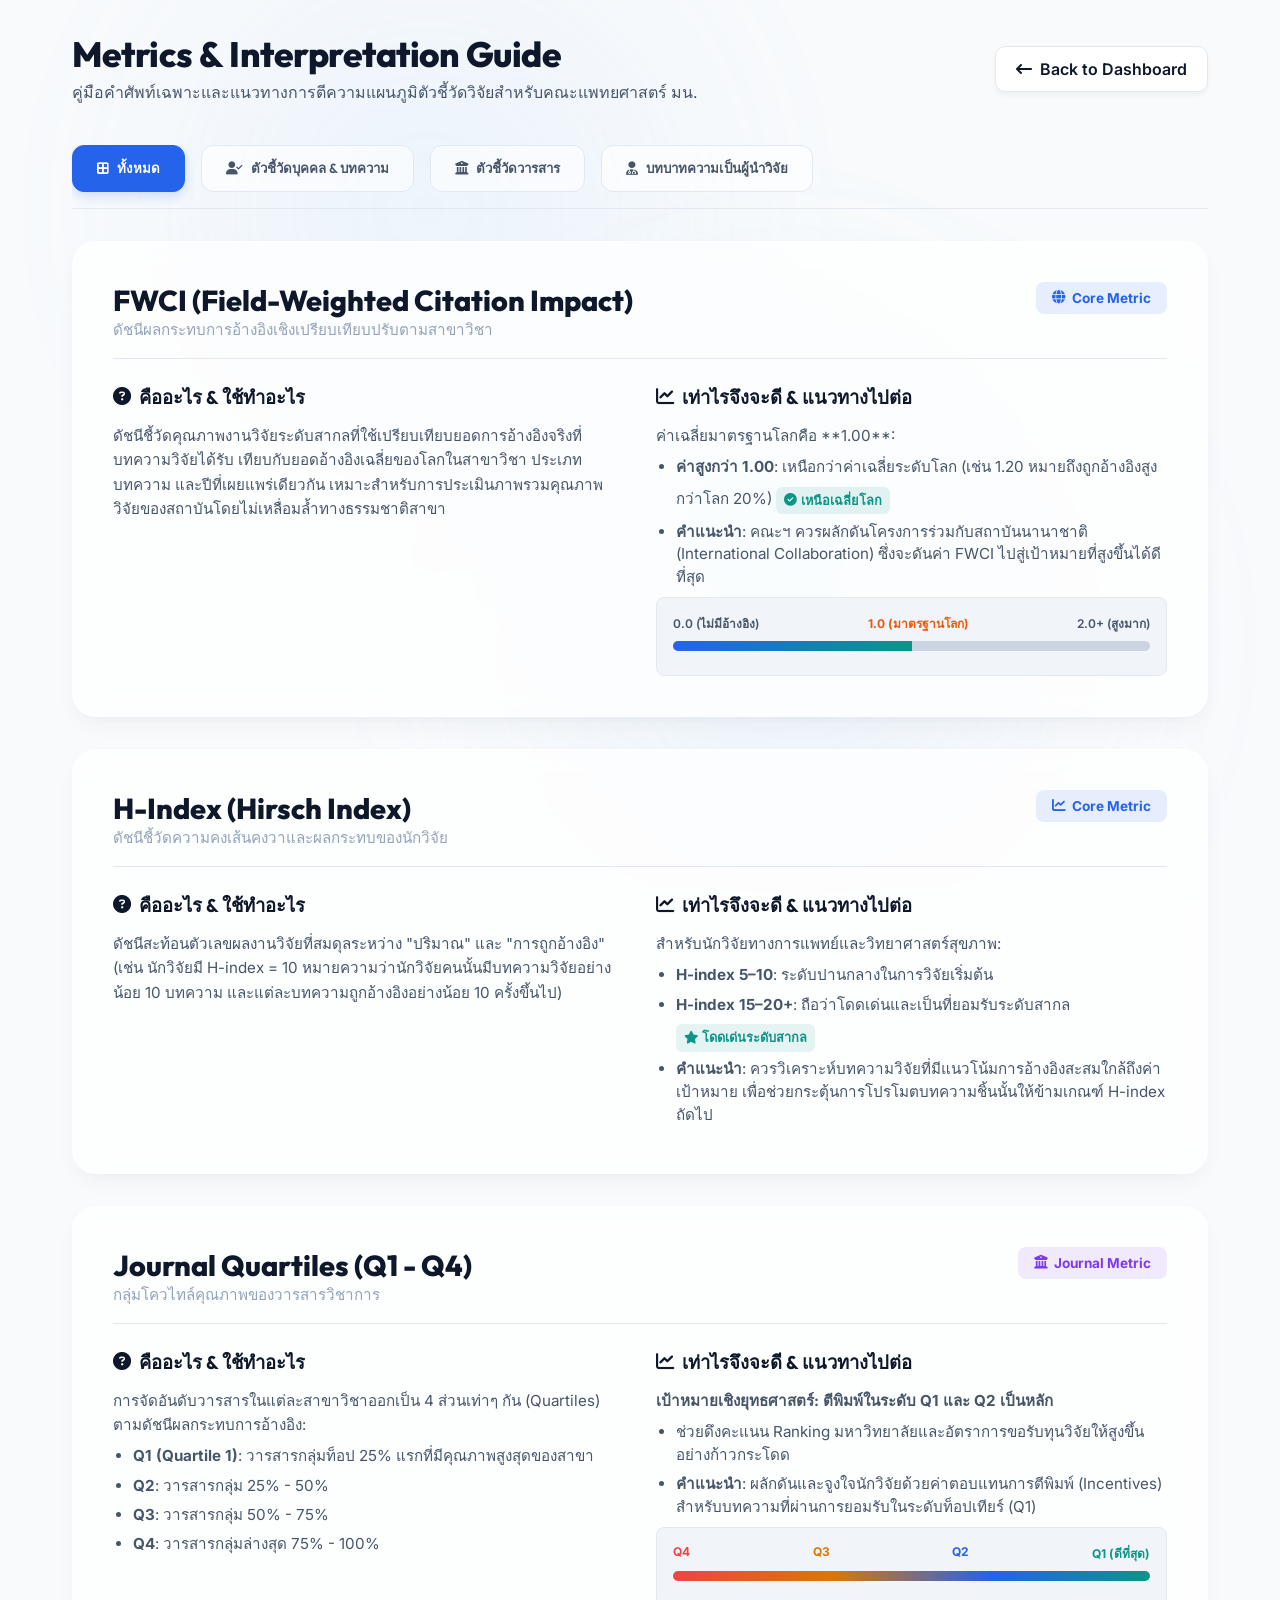
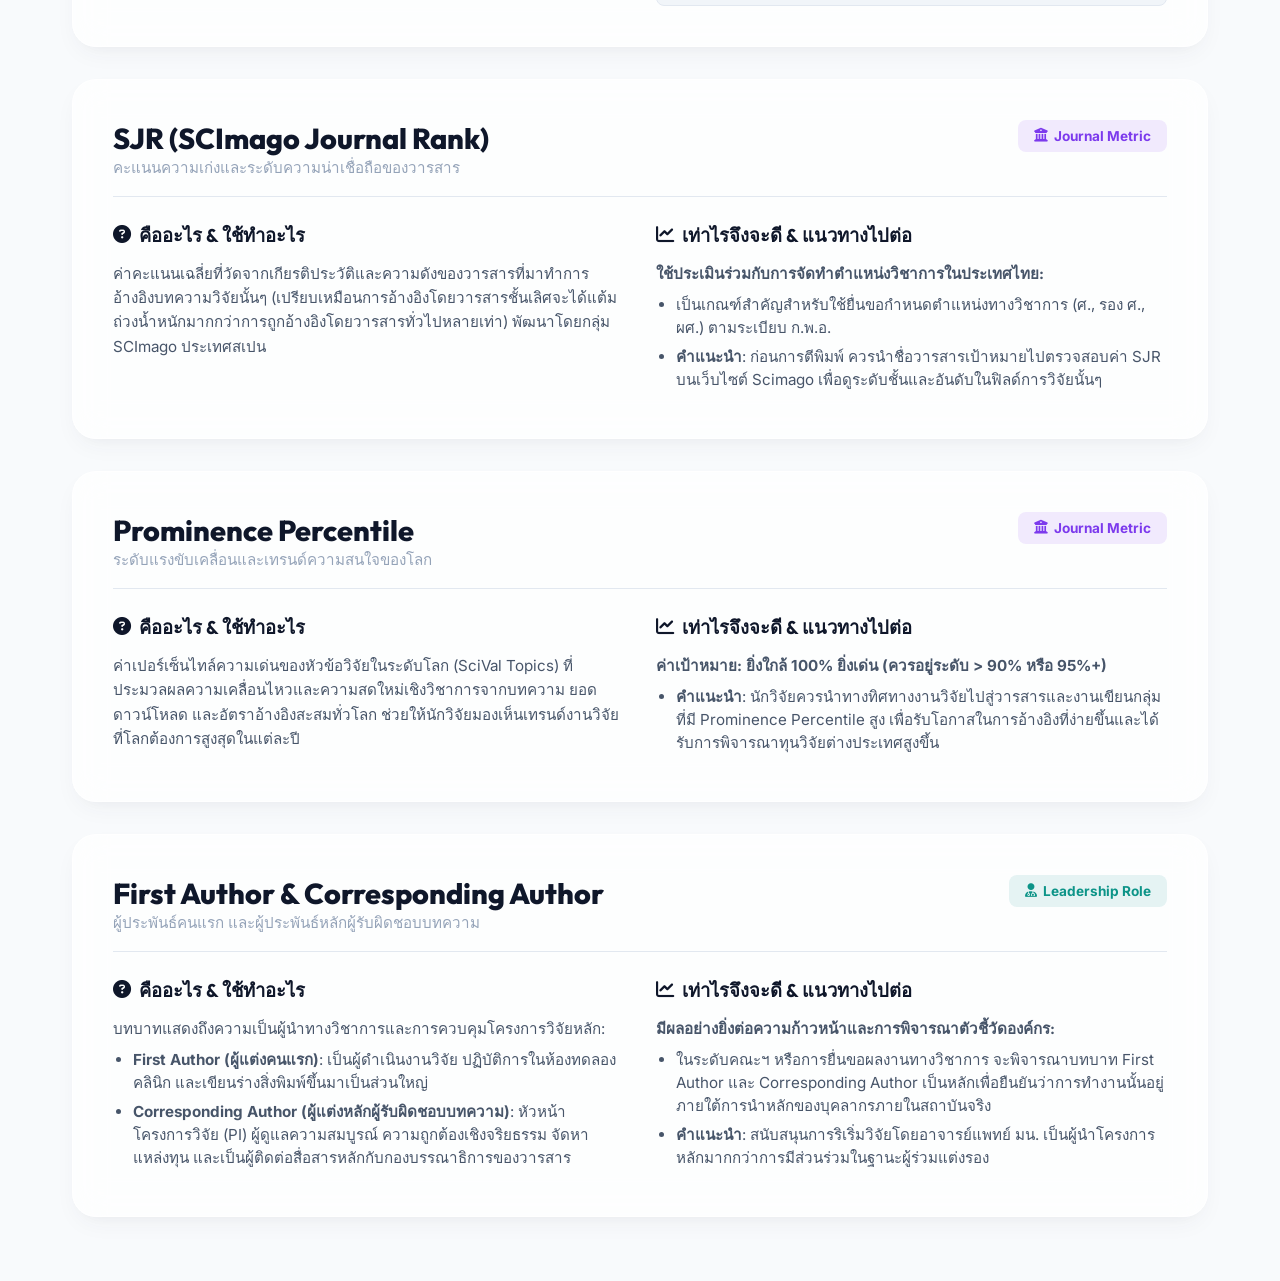
<file: glossary.html>
<!DOCTYPE html>
<html lang="en">
<head>
    <meta charset="UTF-8">
    <meta name="viewport" content="width=device-width, initial-scale=1.0">
    <title>Academic Metrics Glossary - Faculty of Medicine, NU</title>
    <meta name="description" content="Comprehensive Academic Metrics Glossary and interpretation guide for Faculty of Medicine, Naresuan University.">
    <!-- Google Fonts -->
    <link rel="preconnect" href="https://fonts.googleapis.com">
    <link rel="preconnect" href="https://fonts.gstatic.com" crossorigin>
    <link href="https://fonts.googleapis.com/css2?family=Inter:wght@300;400;500;600;700&family=Outfit:wght@400;500;600;700;800&display=swap" rel="stylesheet">
    <!-- FontAwesome Icons -->
    <link rel="stylesheet" href="https://cdnjs.cloudflare.com/ajax/libs/font-awesome/6.4.0/css/all.min.css">
    <!-- Main CSS stylesheet -->
    <link rel="stylesheet" href="styles.css">
    <style>
        .glossary-container {
            max-width: 1200px;
            margin: 0 auto;
            padding: 2rem;
        }
        .glossary-header {
            display: flex;
            justify-content: space-between;
            align-items: center;
            margin-bottom: 2.5rem;
            flex-wrap: wrap;
            gap: 1.5rem;
        }
        .glossary-title h1 {
            font-family: 'Outfit', sans-serif;
            font-weight: 800;
            color: var(--text-primary);
            font-size: 2.2rem;
            letter-spacing: -0.5px;
        }
        .glossary-title p {
            color: var(--text-secondary);
            font-size: 1rem;
            margin-top: 0.25rem;
        }
        .btn-back {
            background: #ffffff;
            color: var(--text-primary);
            border: 1px solid var(--border-color);
            padding: 0.75rem 1.25rem;
            border-radius: 10px;
            font-weight: 600;
            display: inline-flex;
            align-items: center;
            gap: 0.5rem;
            text-decoration: none;
            transition: all 0.2s ease;
            box-shadow: 0 4px 6px -1px rgba(0,0,0,0.05);
        }
        .btn-back:hover {
            background: #f8fafc;
            border-color: #cbd5e1;
            transform: translateY(-1px);
        }
        
        /* Category Navigation tabs */
        .category-tabs {
            display: flex;
            gap: 1rem;
            margin-bottom: 2rem;
            border-bottom: 1px solid var(--border-color);
            padding-bottom: 1rem;
            overflow-x: auto;
        }
        .tab-btn {
            background: rgba(255,255,255,0.6);
            border: 1px solid var(--border-color);
            padding: 0.75rem 1.5rem;
            border-radius: 12px;
            font-family: 'Outfit', sans-serif;
            font-weight: 600;
            color: var(--text-secondary);
            cursor: pointer;
            transition: all 0.2s ease;
            white-space: nowrap;
            display: inline-flex;
            align-items: center;
            gap: 0.5rem;
        }
        .tab-btn.active, .tab-btn:hover {
            background: var(--accent-blue);
            color: #ffffff;
            border-color: var(--accent-blue);
            box-shadow: 0 4px 12px rgba(37,99,235,0.2);
        }

        .metric-card {
            background: rgba(255, 255, 255, 0.75);
            backdrop-filter: blur(16px);
            border: 1px solid rgba(255, 255, 255, 0.6);
            border-radius: 24px;
            padding: 2.5rem;
            margin-bottom: 2rem;
            box-shadow: var(--shadow-soft);
            display: flex;
            flex-direction: column;
            gap: 1.5rem;
            transition: all 0.3s ease;
        }
        .metric-card:hover {
            transform: translateY(-2px);
            box-shadow: var(--shadow-hover);
        }
        .metric-card-header {
            display: flex;
            justify-content: space-between;
            align-items: flex-start;
            border-bottom: 1px solid var(--border-color);
            padding-bottom: 1rem;
            flex-wrap: wrap;
            gap: 1rem;
        }
        .metric-name h2 {
            font-family: 'Outfit', sans-serif;
            font-size: 1.8rem;
            font-weight: 800;
            color: var(--text-primary);
        }
        .metric-name span {
            font-size: 0.95rem;
            color: var(--text-muted);
            font-weight: 500;
        }
        .metric-badge {
            background: var(--accent-blue-glow);
            color: var(--accent-blue);
            padding: 0.5rem 1rem;
            border-radius: 8px;
            font-weight: 700;
            font-size: 0.85rem;
            display: inline-flex;
            align-items: center;
            gap: 0.4rem;
        }
        
        .metric-detail-grid {
            display: grid;
            grid-template-columns: 1fr 1fr;
            gap: 2rem;
        }
        @media (max-width: 768px) {
            .metric-detail-grid {
                grid-template-columns: 1fr;
            }
        }
        
        .detail-block h3 {
            font-family: 'Outfit', sans-serif;
            font-size: 1.15rem;
            font-weight: 700;
            color: var(--text-primary);
            margin-bottom: 0.75rem;
            display: flex;
            align-items: center;
            gap: 0.5rem;
        }
        .detail-block p {
            line-height: 1.6;
            color: #475569;
            font-size: 0.95rem;
        }
        .detail-block ul {
            margin-left: 1.25rem;
            margin-top: 0.5rem;
        }
        .detail-block li {
            line-height: 1.5;
            color: #475569;
            font-size: 0.95rem;
            margin-bottom: 0.4rem;
        }

        /* Benchmark visual elements */
        .benchmark-gauge {
            background: #f1f5f9;
            border-radius: 8px;
            padding: 1rem;
            margin-top: 0.5rem;
            border: 1px solid var(--border-color);
        }
        .benchmark-progress {
            height: 10px;
            border-radius: 5px;
            background: #cbd5e1;
            overflow: hidden;
            margin: 0.5rem 0;
            position: relative;
        }
        .progress-fill {
            height: 100%;
            background: linear-gradient(90deg, var(--accent-blue), var(--accent-teal));
            width: 50%;
        }
        .benchmark-labels {
            display: flex;
            justify-content: space-between;
            font-size: 0.75rem;
            color: var(--text-secondary);
            font-weight: 600;
        }
        .badge-status {
            display: inline-flex;
            align-items: center;
            gap: 0.25rem;
            padding: 0.25rem 0.5rem;
            border-radius: 6px;
            font-size: 0.8rem;
            font-weight: 700;
            margin-top: 0.5rem;
        }
        .status-exceed {
            background: rgba(13, 148, 136, 0.1);
            color: #0d9488;
        }
        .status-target {
            background: rgba(234, 88, 12, 0.1);
            color: #ea580c;
        }
    </style>
</head>
<body style="overflow-y: auto; height: auto;">
    <div class="glass-bg-blobs">
        <div class="blob blob-1"></div>
        <div class="blob blob-2"></div>
        <div class="blob blob-3"></div>
    </div>

    <div class="glossary-container">
        <!-- Header -->
        <header class="glossary-header">
            <div class="glossary-title">
                <h1>Metrics & Interpretation Guide</h1>
                <p>คู่มือคำศัพท์เฉพาะและแนวทางการตีความแผนภูมิตัวชี้วัดวิจัยสำหรับคณะแพทยศาสตร์ มน.</p>
            </div>
            <a href="index.html" class="btn-back">
                <i class="fa-solid fa-arrow-left-long"></i> Back to Dashboard
            </a>
        </header>

        <!-- Category Tabs -->
        <div class="category-tabs">
            <button class="tab-btn active" onclick="filterCategory('all')">
                <i class="fa-solid fa-border-all"></i> ทั้งหมด
            </button>
            <button class="tab-btn" onclick="filterCategory('core')">
                <i class="fa-solid fa-user-check"></i> ตัวชี้วัดบุคคล & บทความ
            </button>
            <button class="tab-btn" onclick="filterCategory('journal')">
                <i class="fa-solid fa-building-columns"></i> ตัวชี้วัดวารสาร
            </button>
            <button class="tab-btn" onclick="filterCategory('role')">
                <i class="fa-solid fa-user-doctor"></i> บทบาทความเป็นผู้นำวิจัย
            </button>
        </div>

        <!-- Metrics Sections -->
        <div id="metrics-wrapper">
            
            <!-- METRIC 1: FWCI -->
            <div class="metric-card" data-cat="core">
                <div class="metric-card-header">
                    <div class="metric-name">
                        <h2>FWCI (Field-Weighted Citation Impact)</h2>
                        <span>ดัชนีผลกระทบการอ้างอิงเชิงเปรียบเทียบปรับตามสาขาวิชา</span>
                    </div>
                    <span class="metric-badge"><i class="fa-solid fa-globe"></i> Core Metric</span>
                </div>
                <div class="metric-detail-grid">
                    <div class="detail-block">
                        <h3><i class="fa-solid fa-circle-question"></i> คืออะไร & ใช้ทำอะไร</h3>
                        <p>ดัชนีชี้วัดคุณภาพงานวิจัยระดับสากลที่ใช้เปรียบเทียบยอดการอ้างอิงจริงที่บทความวิจัยได้รับ เทียบกับยอดอ้างอิงเฉลี่ยของโลกในสาขาวิชา ประเภทบทความ และปีที่เผยแพร่เดียวกัน เหมาะสำหรับการประเมินภาพรวมคุณภาพวิจัยของสถาบันโดยไม่เหลื่อมล้ำทางธรรมชาติสาขา</p>
                    </div>
                    <div class="detail-block">
                        <h3><i class="fa-solid fa-chart-line"></i> เท่าไรจึงจะดี & แนวทางไปต่อ</h3>
                        <p>ค่าเฉลี่ยมาตรฐานโลกคือ **1.00**:</p>
                        <ul>
                            <li><strong>ค่าสูงกว่า 1.00</strong>: เหนือกว่าค่าเฉลี่ยระดับโลก (เช่น 1.20 หมายถึงถูกอ้างอิงสูงกว่าโลก 20%) <span class="badge-status status-exceed"><i class="fa-solid fa-circle-check"></i> เหนือเฉลี่ยโลก</span></li>
                            <li><strong>คำแนะนำ</strong>: คณะฯ ควรผลักดันโครงการร่วมกับสถาบันนานาชาติ (International Collaboration) ซึ่งจะดันค่า FWCI ไปสู่เป้าหมายที่สูงขึ้นได้ดีที่สุด</li>
                        </ul>
                        <div class="benchmark-gauge">
                            <div class="benchmark-labels">
                                <span>0.0 (ไม่มีอ้างอิง)</span>
                                <span style="color: #ea580c; font-weight: 700;">1.0 (มาตรฐานโลก)</span>
                                <span>2.0+ (สูงมาก)</span>
                            </div>
                            <div class="benchmark-progress">
                                <div class="progress-fill" style="width: 50%;"></div>
                            </div>
                        </div>
                    </div>
                </div>
            </div>

            <!-- METRIC 2: H-Index -->
            <div class="metric-card" data-cat="core">
                <div class="metric-card-header">
                    <div class="metric-name">
                        <h2>H-Index (Hirsch Index)</h2>
                        <span>ดัชนีชี้วัดความคงเส้นคงวาและผลกระทบของนักวิจัย</span>
                    </div>
                    <span class="metric-badge"><i class="fa-solid fa-chart-line"></i> Core Metric</span>
                </div>
                <div class="metric-detail-grid">
                    <div class="detail-block">
                        <h3><i class="fa-solid fa-circle-question"></i> คืออะไร & ใช้ทำอะไร</h3>
                        <p>ดัชนีสะท้อนตัวเลขผลงานวิจัยที่สมดุลระหว่าง "ปริมาณ" และ "การถูกอ้างอิง" (เช่น นักวิจัยมี H-index = 10 หมายความว่านักวิจัยคนนั้นมีบทความวิจัยอย่างน้อย 10 บทความ และแต่ละบทความถูกอ้างอิงอย่างน้อย 10 ครั้งขึ้นไป)</p>
                    </div>
                    <div class="detail-block">
                        <h3><i class="fa-solid fa-chart-line"></i> เท่าไรจึงจะดี & แนวทางไปต่อ</h3>
                        <p>สำหรับนักวิจัยทางการแพทย์และวิทยาศาสตร์สุขภาพ:</p>
                        <ul>
                            <li><strong>H-index 5–10</strong>: ระดับปานกลางในการวิจัยเริ่มต้น</li>
                            <li><strong>H-index 15–20+</strong>: ถือว่าโดดเด่นและเป็นที่ยอมรับระดับสากล <span class="badge-status status-exceed"><i class="fa-solid fa-star"></i> โดดเด่นระดับสากล</span></li>
                            <li><strong>คำแนะนำ</strong>: ควรวิเคราะห์บทความวิจัยที่มีแนวโน้มการอ้างอิงสะสมใกล้ถึงค่าเป้าหมาย เพื่อช่วยกระตุ้นการโปรโมตบทความชิ้นนั้นให้ข้ามเกณฑ์ H-index ถัดไป</li>
                        </ul>
                    </div>
                </div>
            </div>

            <!-- METRIC 3: Journal Quartiles -->
            <div class="metric-card" data-cat="journal">
                <div class="metric-card-header">
                    <div class="metric-name">
                        <h2>Journal Quartiles (Q1 - Q4)</h2>
                        <span>กลุ่มโควไทล์คุณภาพของวารสารวิชาการ</span>
                    </div>
                    <span class="metric-badge" style="background: rgba(124, 58, 237, 0.1); color: var(--accent-purple);"><i class="fa-solid fa-building-columns"></i> Journal Metric</span>
                </div>
                <div class="metric-detail-grid">
                    <div class="detail-block">
                        <h3><i class="fa-solid fa-circle-question"></i> คืออะไร & ใช้ทำอะไร</h3>
                        <p>การจัดอันดับวารสารในแต่ละสาขาวิชาออกเป็น 4 ส่วนเท่าๆ กัน (Quartiles) ตามดัชนีผลกระทบการอ้างอิง:</p>
                        <ul>
                            <li><strong>Q1 (Quartile 1)</strong>: วารสารกลุ่มท็อป 25% แรกที่มีคุณภาพสูงสุดของสาขา</li>
                            <li><strong>Q2</strong>: วารสารกลุ่ม 25% - 50%</li>
                            <li><strong>Q3</strong>: วารสารกลุ่ม 50% - 75%</li>
                            <li><strong>Q4</strong>: วารสารกลุ่มล่างสุด 75% - 100%</li>
                        </ul>
                    </div>
                    <div class="detail-block">
                        <h3><i class="fa-solid fa-chart-line"></i> เท่าไรจึงจะดี & แนวทางไปต่อ</h3>
                        <p><strong>เป้าหมายเชิงยุทธศาสตร์: ตีพิมพ์ในระดับ Q1 และ Q2 เป็นหลัก</strong></p>
                        <ul>
                            <li>ช่วยดึงคะแนน Ranking มหาวิทยาลัยและอัตราการขอรับทุนวิจัยให้สูงขึ้นอย่างก้าวกระโดด</li>
                            <li><strong>คำแนะนำ</strong>: ผลักดันและจูงใจนักวิจัยด้วยค่าตอบแทนการตีพิมพ์ (Incentives) สำหรับบทความที่ผ่านการยอมรับในระดับท็อปเทียร์ (Q1)</li>
                        </ul>
                        <div class="benchmark-gauge">
                            <div class="benchmark-labels">
                                <span style="color: #ef4444; font-weight: bold;">Q4</span>
                                <span style="color: #d97706; font-weight: bold;">Q3</span>
                                <span style="color: #2563eb; font-weight: bold;">Q2</span>
                                <span style="color: #0d9488; font-weight: bold;">Q1 (ดีที่สุด)</span>
                            </div>
                            <div class="benchmark-progress">
                                <div class="progress-fill" style="width: 100%; background: linear-gradient(90deg, #ef4444, #d97706, #2563eb, #0d9488);"></div>
                            </div>
                        </div>
                    </div>
                </div>
            </div>

            <!-- METRIC 4: SJR -->
            <div class="metric-card" data-cat="journal">
                <div class="metric-card-header">
                    <div class="metric-name">
                        <h2>SJR (SCImago Journal Rank)</h2>
                        <span>คะแนนความเก่งและระดับความน่าเชื่อถือของวารสาร</span>
                    </div>
                    <span class="metric-badge" style="background: rgba(124, 58, 237, 0.1); color: var(--accent-purple);"><i class="fa-solid fa-building-columns"></i> Journal Metric</span>
                </div>
                <div class="metric-detail-grid">
                    <div class="detail-block">
                        <h3><i class="fa-solid fa-circle-question"></i> คืออะไร & ใช้ทำอะไร</h3>
                        <p>ค่าคะแนนเฉลี่ยที่วัดจากเกียรติประวัติและความดังของวารสารที่มาทำการอ้างอิงบทความวิจัยนั้นๆ (เปรียบเหมือนการอ้างอิงโดยวารสารชั้นเลิศจะได้แต้มถ่วงน้ำหนักมากกว่าการถูกอ้างอิงโดยวารสารทั่วไปหลายเท่า) พัฒนาโดยกลุ่ม SCImago ประเทศสเปน</p>
                    </div>
                    <div class="detail-block">
                        <h3><i class="fa-solid fa-chart-line"></i> เท่าไรจึงจะดี & แนวทางไปต่อ</h3>
                        <p><strong>ใช้ประเมินร่วมกับการจัดทำตำแหน่งวิชาการในประเทศไทย:</strong></p>
                        <ul>
                            <li>เป็นเกณฑ์สำคัญสำหรับใช้ยื่นขอกำหนดตำแหน่งทางวิชาการ (ศ., รอง ศ., ผศ.) ตามระเบียบ ก.พ.อ.</li>
                            <li><strong>คำแนะนำ</strong>: ก่อนการตีพิมพ์ ควรนำชื่อวารสารเป้าหมายไปตรวจสอบค่า SJR บนเว็บไซต์ Scimago เพื่อดูระดับชั้นและอันดับในฟิลด์การวิจัยนั้นๆ</li>
                        </ul>
                    </div>
                </div>
            </div>

            <!-- METRIC 5: Prominence Percentile -->
            <div class="metric-card" data-cat="journal">
                <div class="metric-card-header">
                    <div class="metric-name">
                        <h2>Prominence Percentile</h2>
                        <span>ระดับแรงขับเคลื่อนและเทรนด์ความสนใจของโลก</span>
                    </div>
                    <span class="metric-badge" style="background: rgba(124, 58, 237, 0.1); color: var(--accent-purple);"><i class="fa-solid fa-building-columns"></i> Journal Metric</span>
                </div>
                <div class="metric-detail-grid">
                    <div class="detail-block">
                        <h3><i class="fa-solid fa-circle-question"></i> คืออะไร & ใช้ทำอะไร</h3>
                        <p>ค่าเปอร์เซ็นไทล์ความเด่นของหัวข้อวิจัยในระดับโลก (SciVal Topics) ที่ประมวลผลความเคลื่อนไหวและความสดใหม่เชิงวิชาการจากบทความ ยอดดาวน์โหลด และอัตราอ้างอิงสะสมทั่วโลก ช่วยให้นักวิจัยมองเห็นเทรนด์งานวิจัยที่โลกต้องการสูงสุดในแต่ละปี</p>
                    </div>
                    <div class="detail-block">
                        <h3><i class="fa-solid fa-chart-line"></i> เท่าไรจึงจะดี & แนวทางไปต่อ</h3>
                        <p><strong>ค่าเป้าหมาย: ยิ่งใกล้ 100% ยิ่งเด่น (ควรอยู่ระดับ > 90% หรือ 95%+)</strong></p>
                        <ul>
                            <li><strong>คำแนะนำ</strong>: นักวิจัยควรนำทางทิศทางงานวิจัยไปสู่วารสารและงานเขียนกลุ่มที่มี Prominence Percentile สูง เพื่อรับโอกาสในการอ้างอิงที่ง่ายขึ้นและได้รับการพิจารณาทุนวิจัยต่างประเทศสูงขึ้น</li>
                        </ul>
                    </div>
                </div>
            </div>

            <!-- METRIC 6: First vs Corresponding Author -->
            <div class="metric-card" data-cat="role">
                <div class="metric-card-header">
                    <div class="metric-name">
                        <h2>First Author & Corresponding Author</h2>
                        <span>ผู้ประพันธ์คนแรก และผู้ประพันธ์หลักผู้รับผิดชอบบทความ</span>
                    </div>
                    <span class="metric-badge" style="background: rgba(13, 148, 136, 0.1); color: var(--accent-teal);"><i class="fa-solid fa-user-doctor"></i> Leadership Role</span>
                </div>
                <div class="metric-detail-grid">
                    <div class="detail-block">
                        <h3><i class="fa-solid fa-circle-question"></i> คืออะไร & ใช้ทำอะไร</h3>
                        <p>บทบาทแสดงถึงความเป็นผู้นำทางวิชาการและการควบคุมโครงการวิจัยหลัก:</p>
                        <ul>
                            <li><strong>First Author (ผู้แต่งคนแรก)</strong>: เป็นผู้ดำเนินงานวิจัย ปฏิบัติการในห้องทดลอง คลินิก และเขียนร่างสิ่งพิมพ์ขึ้นมาเป็นส่วนใหญ่</li>
                            <li><strong>Corresponding Author (ผู้แต่งหลักผู้รับผิดชอบบทความ)</strong>: หัวหน้าโครงการวิจัย (PI) ผู้ดูแลความสมบูรณ์ ความถูกต้องเชิงจริยธรรม จัดหาแหล่งทุน และเป็นผู้ติดต่อสื่อสารหลักกับกองบรรณาธิการของวารสาร</li>
                        </ul>
                    </div>
                    <div class="detail-block">
                        <h3><i class="fa-solid fa-chart-line"></i> เท่าไรจึงจะดี & แนวทางไปต่อ</h3>
                        <p><strong>มีผลอย่างยิ่งต่อความก้าวหน้าและการพิจารณาตัวชี้วัดองค์กร:</strong></p>
                        <ul>
                            <li>ในระดับคณะฯ หรือการยื่นขอผลงานทางวิชาการ จะพิจารณาบทบาท First Author และ Corresponding Author เป็นหลักเพื่อยืนยันว่าการทำงานนั้นอยู่ภายใต้การนำหลักของบุคลากรภายในสถาบันจริง</li>
                            <li><strong>คำแนะนำ</strong>: สนับสนุนการริเริ่มวิจัยโดยอาจารย์แพทย์ มน. เป็นผู้นำโครงการหลักมากกว่าการมีส่วนร่วมในฐานะผู้ร่วมแต่งรอง</li>
                        </ul>
                    </div>
                </div>
            </div>

        </div>
    </div>

    <!-- Tab switcher JS -->
    <script>
        function filterCategory(cat) {
            // Update active button state
            const buttons = document.querySelectorAll('.tab-btn');
            buttons.forEach(btn => btn.classList.remove('active'));
            event.currentTarget.classList.add('active');

            // Filter cards
            const cards = document.querySelectorAll('.metric-card');
            cards.forEach(card => {
                if (cat === 'all' || card.getAttribute('data-cat') === cat) {
                    card.style.display = 'flex';
                } else {
                    card.style.display = 'none';
                }
            });
        }
    </script>
<script src="analytics.js"></script>
</body>
</html>
</file>
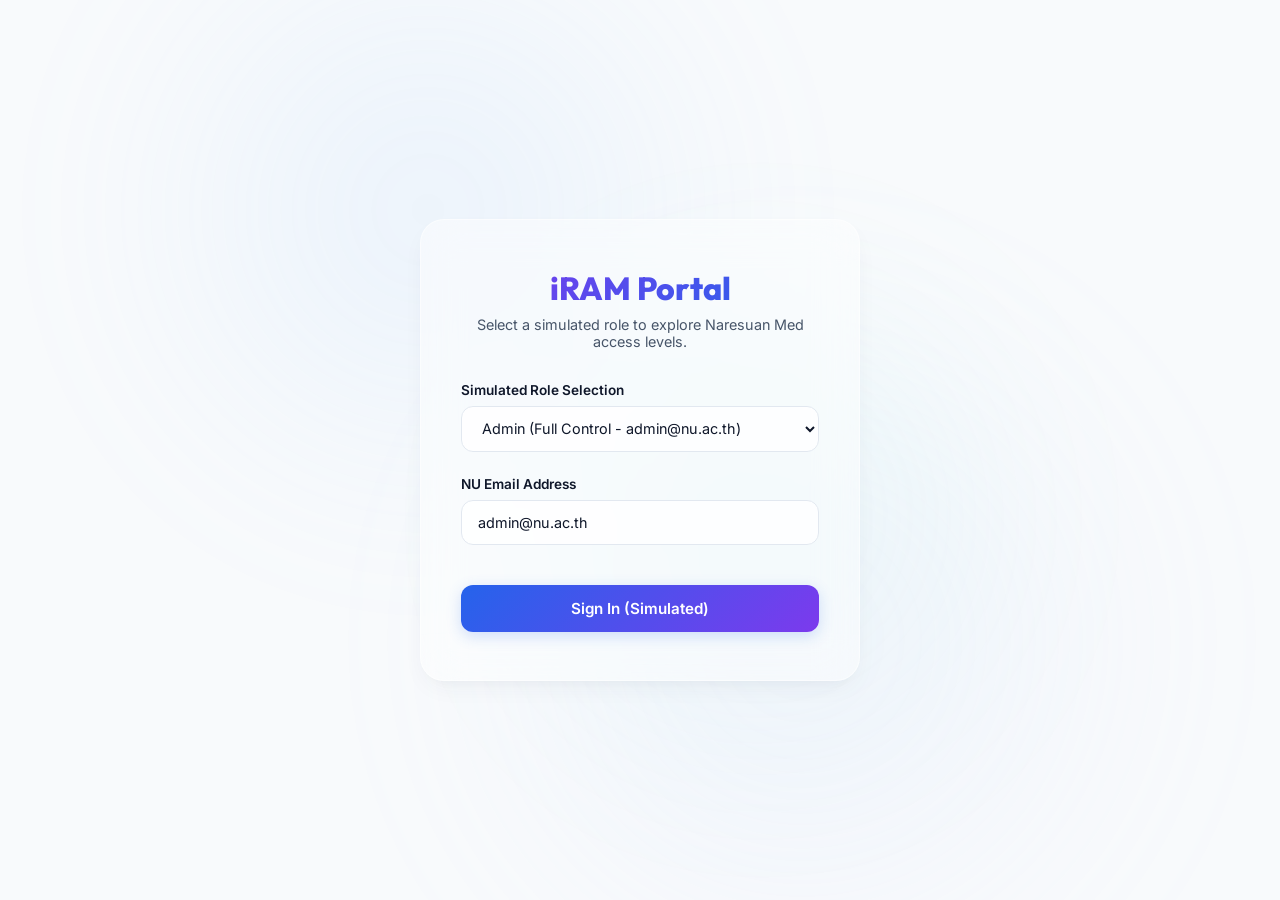
<file: login.html>
<!DOCTYPE html>
<html lang="en">
<head>
    <meta charset="UTF-8">
    <meta name="viewport" content="width=device-width, initial-scale=1.0">
    <title>iRAM - Simulated Login</title>
    <!-- Google Fonts -->
    <link href="https://fonts.googleapis.com/css2?family=Inter:wght@300;400;500;600;700&family=Outfit:wght@400;500;600;700;800&display=swap" rel="stylesheet">
    <!-- FontAwesome Icons -->
    <link rel="stylesheet" href="https://cdnjs.cloudflare.com/ajax/libs/font-awesome/6.4.0/css/all.min.css">
    <link rel="stylesheet" href="styles.css">
    <style>
        body {
            display: flex;
            align-items: center;
            justify-content: center;
            height: 100vh;
            width: 100vw;
            overflow: hidden;
            margin: 0;
            background-color: var(--bg-primary);
        }

        .login-card {
            background: rgba(255, 255, 255, 0.45);
            backdrop-filter: blur(20px);
            -webkit-backdrop-filter: blur(20px);
            border: 1px solid rgba(255, 255, 255, 0.5);
            padding: 3rem 2.5rem;
            border-radius: 24px;
            width: 100%;
            max-width: 440px;
            box-shadow: var(--shadow-soft);
            z-index: 10;
            text-align: center;
            animation: fadeIn 0.6s ease-out;
        }

        @keyframes fadeIn {
            from { opacity: 0; transform: translateY(20px); }
            to { opacity: 1; transform: translateY(0); }
        }

        .login-header h1 {
            font-family: var(--font-heading);
            font-size: 2rem;
            font-weight: 800;
            background: linear-gradient(135deg, var(--accent-purple), var(--accent-blue));
            -webkit-background-clip: text;
            -webkit-text-fill-color: transparent;
            margin-bottom: 0.5rem;
        }

        .login-header p {
            color: var(--text-secondary);
            font-size: 0.9rem;
            margin-bottom: 2rem;
        }

        .form-group {
            text-align: left;
            margin-bottom: 1.5rem;
        }

        .form-group label {
            display: block;
            font-size: 0.85rem;
            font-weight: 600;
            color: var(--text-primary);
            margin-bottom: 0.5rem;
        }

        .select-input, .text-input {
            width: 100%;
            padding: 0.8rem 1rem;
            border-radius: 12px;
            border: 1px solid var(--border-color);
            background: rgba(255, 255, 255, 0.8);
            font-family: var(--font-body);
            font-size: 0.9rem;
            color: var(--text-primary);
            transition: all 0.3s ease;
        }

        .select-input:focus, .text-input:focus {
            outline: none;
            border-color: var(--accent-blue);
            box-shadow: 0 0 0 4px var(--accent-blue-glow);
            background: #fff;
        }

        .btn-login {
            width: 100%;
            padding: 0.9rem;
            border-radius: 12px;
            border: none;
            background: linear-gradient(135deg, var(--accent-blue), var(--accent-purple));
            color: #fff;
            font-family: var(--font-body);
            font-weight: 600;
            font-size: 0.95rem;
            cursor: pointer;
            transition: all 0.3s ease;
            box-shadow: 0 4px 15px rgba(37, 99, 235, 0.2);
            margin-top: 1rem;
        }

        .btn-login:hover {
            transform: translateY(-2px);
            box-shadow: 0 6px 20px rgba(37, 99, 235, 0.3);
        }

        .btn-login:active {
            transform: translateY(0);
        }

        .btn-login:disabled {
            background: var(--text-muted);
            box-shadow: none;
            cursor: not-allowed;
        }

        .alert-error {
            background: rgba(239, 68, 68, 0.1);
            color: #ef4444;
            border: 1px solid rgba(239, 68, 68, 0.2);
            padding: 0.75rem 1rem;
            border-radius: 10px;
            font-size: 0.85rem;
            margin-bottom: 1.5rem;
            display: none;
            text-align: left;
        }
    </style>
</head>
<body>
    <!-- Soft Decorative Blobs -->
    <div class="glass-bg-blobs">
        <div class="blob blob-1"></div>
        <div class="blob blob-2"></div>
        <div class="blob blob-3"></div>
    </div>

    <div class="login-card">
        <div class="login-header">
            <h1>iRAM Portal</h1>
            <p>Select a simulated role to explore Naresuan Med access levels.</p>
        </div>

        <div class="alert-error" id="login-error"></div>

        <form id="login-form">
            <div class="form-group">
                <label for="role-select">Simulated Role Selection</label>
                <select id="role-select" class="select-input">
                    <option value="admin">Admin (Full Control - admin@nu.ac.th)</option>
                    <option value="member">Researcher / Member (Self Profile Control)</option>
                    <option value="guest">General User (Guest View Only)</option>
                </select>
            </div>

            <!-- Email container, dynamically shown or modified -->
            <div class="form-group" id="email-group" style="display: none;">
                <label for="researcher-select">Select Registered Researcher</label>
                <select id="researcher-select" class="select-input">
                    <option value="">-- Choose a Researcher --</option>
                </select>
            </div>

            <div class="form-group" id="manual-email-group">
                <label for="email-input">NU Email Address</label>
                <input type="text" id="email-input" class="text-input" value="admin@nu.ac.th" placeholder="username@nu.ac.th">
            </div>

            <button type="submit" id="btn-submit" class="btn-login">Sign In (Simulated)</button>
        </form>
    </div>

    <script>
        const roleSelect = document.getElementById('role-select');
        const emailInput = document.getElementById('email-input');
        const emailGroup = document.getElementById('email-group');
        const manualEmailGroup = document.getElementById('manual-email-group');
        const researcherSelect = document.getElementById('researcher-select');
        const loginForm = document.getElementById('login-form');
        const loginError = document.getElementById('login-error');
        const btnSubmit = document.getElementById('btn-submit');

        let researchers = [];

        // Fetch researchers list to populate member dropdown
        async function fetchResearchers() {
            try {
                const res = await fetch('https://iram-backend.tinnakornh.workers.dev/api/researchers');
                if (res.ok) {
                    researchers = await res.json();
                    researchers.forEach(r => {
                        const opt = document.createElement('option');
                        opt.value = r.email || `${r.name.replace(/\s+/g, '.').toLowerCase()}@nu.ac.th`;
                        opt.textContent = `${r.name} (${r.department || 'Medicine'})`;
                        researcherSelect.appendChild(opt);
                    });
                }
            } catch (err) {
                console.error("Failed to load researchers:", err);
            }
        }

        fetchResearchers();

        // Handle role dropdown change
        roleSelect.addEventListener('change', () => {
            const val = roleSelect.value;
            loginError.style.display = 'none';
            if (val === 'admin') {
                emailGroup.style.display = 'none';
                manualEmailGroup.style.display = 'block';
                emailInput.value = 'admin@nu.ac.th';
                emailInput.readOnly = true;
            } else if (val === 'member') {
                emailGroup.style.display = 'block';
                manualEmailGroup.style.display = 'none';
                emailInput.value = '';
            } else {
                emailGroup.style.display = 'none';
                manualEmailGroup.style.display = 'block';
                emailInput.value = 'guest@nu.ac.th';
                emailInput.readOnly = false;
            }
        });

        // Form submission
        loginForm.addEventListener('submit', async (e) => {
            e.preventDefault();
            loginError.style.display = 'none';
            btnSubmit.disabled = true;
            btnSubmit.textContent = 'Authenticating...';

            let email = emailInput.value.trim();
            if (roleSelect.value === 'member') {
                email = researcherSelect.value;
                if (!email) {
                    loginError.textContent = 'Please choose a researcher profile to simulate.';
                    loginError.style.display = 'block';
                    btnSubmit.disabled = false;
                    btnSubmit.textContent = 'Sign In (Simulated)';
                    return;
                }
            }

            try {
                const res = await fetch('https://iram-backend.tinnakornh.workers.dev/api/auth/login', {
                    method: 'POST',
                    headers: { 'Content-Type': 'application/json' },
                    body: JSON.stringify({ email })
                });

                if (!res.ok) throw new Error('Authentication failed');

                const data = await res.json();
                if (data.user) {
                    localStorage.setItem('iram_user', JSON.stringify(data.user));
                    
                    // Redirect based on role
                    if (data.user.role === 'ADMIN') {
                        window.location.href = 'admin.html';
                    } else {
                        window.location.href = 'index.html';
                    }
                } else {
                    throw new Error('Invalid user payload');
                }
            } catch (err) {
                loginError.textContent = err.message || 'Connection error. Please try again.';
                loginError.style.display = 'block';
            } finally {
                btnSubmit.disabled = false;
                btnSubmit.textContent = 'Sign In (Simulated)';
            }
        });
    </script>
</body>
</html>
</file>
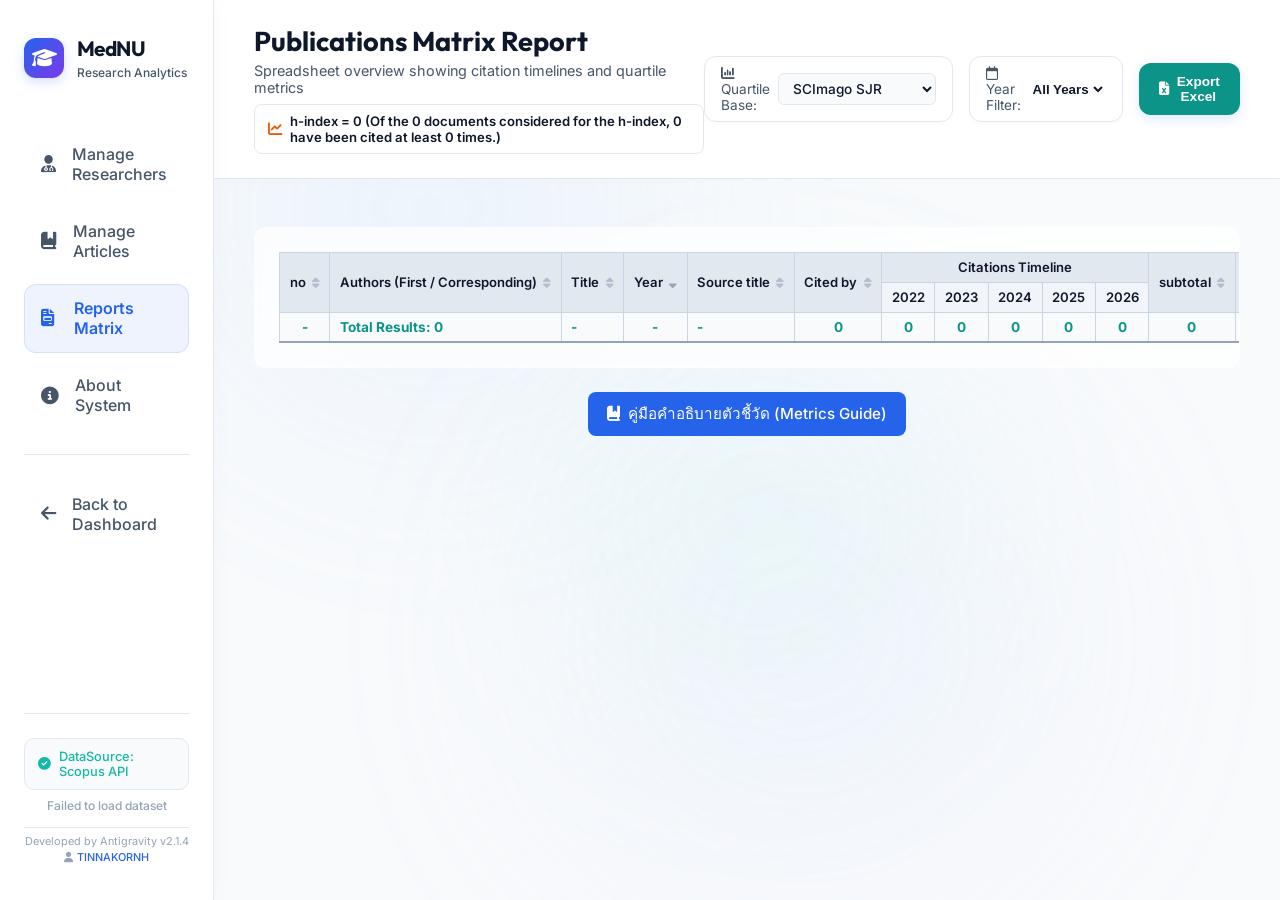
<file: report.html>
<!DOCTYPE html>
<html lang="en">
<head>
    <meta charset="UTF-8">
    <meta name="viewport" content="width=device-width, initial-scale=1.0">
    <title>Publications Matrix Report - MedNU Research Analytics</title>
    <!-- Google Fonts -->
    <link rel="preconnect" href="https://fonts.googleapis.com">
    <link rel="preconnect" href="https://fonts.gstatic.com" crossorigin>
    <link href="https://fonts.googleapis.com/css2?family=Inter:wght@300;400;500;600;700&family=Outfit:wght@400;500;600;700;800&display=swap" rel="stylesheet">
    <!-- FontAwesome Icons -->
    <link rel="stylesheet" href="https://cdnjs.cloudflare.com/ajax/libs/font-awesome/6.4.0/css/all.min.css">
    <!-- Main CSS stylesheet -->
    <link rel="stylesheet" href="styles.css">
    <style>
        /* Matrix Spreadsheet Styling Adjustments */
        .matrix-container {
            background: rgba(255, 255, 255, 0.7);
            backdrop-filter: blur(16px);
            -webkit-backdrop-filter: blur(16px);
            border: 1px solid rgba(255, 255, 255, 0.4);
            border-radius: 12px;
            padding: 1.5rem;
            margin-top: 1rem;
            box-shadow: var(--shadow-sm);
            overflow-x: auto;
        }
        .matrix-table {
            width: 100%;
            border-collapse: collapse;
            font-size: 0.82rem;
            font-family: var(--font-body);
            white-space: nowrap;
        }
        .matrix-table th, .matrix-table td {
            border: 1px solid #cbd5e1;
            padding: 0.4rem 0.6rem;
            text-align: left;
        }
        .matrix-table th {
            background: #f1f5f9;
            color: #0f172a;
            font-weight: 600;
            position: sticky;
            top: 0;
            z-index: 10;
        }
        .matrix-table thead tr:first-child th {
            background: #e2e8f0;
        }
        .matrix-table thead tr.summary-row th {
            background: #f8fafc;
            font-weight: bold;
            color: #0d9488;
            font-size: 0.85rem;
            border-bottom: 2px solid #94a3b8;
        }
        .matrix-table tbody tr:hover {
            background: rgba(241, 245, 249, 0.5);
        }
        .matrix-table td.center, .matrix-table th.center {
            text-align: center;
        }
        .matrix-table td.number, .matrix-table th.number {
            text-align: right;
            font-family: monospace;
        }
        .matrix-table .tick {
            font-weight: bold;
            color: #0d9488;
            background: rgba(13, 148, 136, 0.05);
        }
        .matrix-table .tick-q2 {
            font-weight: bold;
            color: #2563eb;
            background: rgba(37, 99, 235, 0.05);
        }
        .matrix-table .tick-q3 {
            font-weight: bold;
            color: #d97706;
            background: rgba(217, 119, 6, 0.05);
        }
        .matrix-table .tick-q4 {
            font-weight: bold;
            color: #ef4444;
            background: rgba(239, 68, 68, 0.05);
        }
        .text-wrap-title {
            white-space: normal;
            min-width: 250px;
            max-width: 400px;
        }
        .text-wrap-authors {
            white-space: normal;
            min-width: 150px;
            max-width: 250px;
        }
        .matrix-table th.sortable-header:hover {
            background: #cbd5e1 !important;
        }
    </style>
</head>
<body>
    <div class="glass-bg-blobs">
        <div class="blob blob-1"></div>
        <div class="blob blob-2"></div>
        <div class="blob blob-3"></div>
    </div>

    <div class="app-container">
        <!-- Sidebar Navigation -->
        <aside class="sidebar">
            <div class="sidebar-header">
                <div class="logo-icon">
                    <i class="fa-solid fa-graduation-cap"></i>
                </div>
                <div class="logo-text">
                    <h2>MedNU</h2>
                    <span>Research Analytics</span>
                </div>
            </div>
            
            <nav class="sidebar-nav">
                <a href="admin.html#manage-researchers" class="nav-item">
                    <i class="fa-solid fa-user-doctor"></i>
                    <span>Manage Researchers</span>
                </a>
                <a href="admin.html#manage-publications" class="nav-item">
                    <i class="fa-solid fa-book-bookmark"></i>
                    <span>Manage Articles</span>
                </a>
                <a href="report.html" class="nav-item active">
                    <i class="fa-solid fa-file-invoice"></i>
                    <span>Reports Matrix</span>
                </a>
                <a href="about.html" class="nav-item">
                    <i class="fa-solid fa-circle-info"></i>
                    <span>About System</span>
                </a>
                <hr style="border: 0; border-top: 1px solid var(--border-color); margin: 1rem 0;">
                <a href="index.html" class="nav-item">
                    <i class="fa-solid fa-arrow-left"></i>
                    <span>Back to Dashboard</span>
                </a>
            </nav>

            <div class="sidebar-footer">
                <div class="datasource-badge" id="data-source-badge" style="color: #14b8a6; background: #f8fafc; border: 1px solid var(--border-color);">
                    <i class="fa-solid fa-circle-check"></i>
                    <span>DataSource: Scopus API</span>
                </div>
                <div class="updated-time" id="retrieved-at">
                    Sync: 2026-06-24 15:45:33
                </div>
                <div class="app-footnote" style="font-size: 0.68rem; color: var(--text-muted); text-align: center; margin-top: 0.4rem; line-height: 1.4; border-top: 1px solid var(--border-color); padding-top: 0.4rem; width: 100%;">
                    Developed by Antigravity v2.1.4<br><i class="fa-solid fa-user" style="font-size: 0.65rem; margin-right: 0.2rem; color: var(--text-muted);"></i><a href="mailto:tinnakornh@gmail.com" style="color: var(--accent-blue); text-decoration: none; font-weight: 500;">TINNAKORNH</a>
                </div>
            </div>
        </aside>

        <!-- Main Content Area -->
        <main class="main-content">
            <!-- Header -->
            <header class="content-header">
                <div class="header-title">
                    <h1>Publications Matrix Report</h1>
                    <p style="margin-bottom: 0.5rem;">Spreadsheet overview showing citation timelines and quartile metrics</p>
                    <div style="background: rgba(255, 255, 255, 0.6); backdrop-filter: blur(8px); border: 1px solid var(--border-color); border-radius: 8px; padding: 0.5rem 0.8rem; font-size: 0.82rem; font-weight: 600; display: inline-flex; align-items: center; gap: 0.5rem; color: var(--text-primary); box-shadow: var(--shadow-sm);">
                        <i class="fa-solid fa-chart-line" style="color: #ea580c; font-size: 0.9rem;"></i>
                        <span id="report-hindex-text">h-index = 0 (Of the 0 documents considered for the h-index, 0 have been cited at least 0 times.)</span>
                    </div>
                </div>
                
                <div class="header-controls">
                    <div class="filter-group">
                        <label for="report-quartile-select"><i class="fa-solid fa-chart-column"></i> Quartile Base:</label>
                        <select id="report-quartile-select" style="padding: 0.4rem 0.6rem; border-radius: 6px; border: 1px solid var(--border-color); background: #f8fafc; font-size: 0.85rem; font-family: var(--font-body); font-weight: 500; outline: none; cursor: pointer;">
                            <option value="scimago">SCImago SJR</option>
                            <option value="scopus">Scopus CiteScore</option>
                        </select>
                    </div>
                    <div class="filter-group">
                        <label for="report-year-select"><i class="fa-regular fa-calendar"></i> Year Filter:</label>
                        <select id="report-year-select">
                            <option value="all">All Years</option>
                        </select>
                    </div>
                    <button class="btn btn-refresh" id="btn-export-matrix" style="background: var(--accent-teal); color: white;" title="Download Excel">
                        <i class="fa-solid fa-file-excel"></i>
                        <span>Export Excel</span>
                    </button>
                </div>
            </header>

            <!-- Spreadsheet Grid Area -->
            <div class="dashboard-scroll-area">
                <div class="matrix-container">
                    <table class="matrix-table" id="report-matrix-table">
                        <thead>
                             <tr>
                                <th rowspan="2" class="center sortable-header" data-sort="no" style="cursor: pointer;">no <i class="fa-solid fa-sort" style="font-size: 0.75rem; margin-left: 0.2rem; opacity: 0.6;"></i></th>
                                <th rowspan="2" class="sortable-header" data-sort="author" style="cursor: pointer;">Authors (First / Corresponding) <i class="fa-solid fa-sort" style="font-size: 0.75rem; margin-left: 0.2rem; opacity: 0.6;"></i></th>
                                <th rowspan="2" class="sortable-header" data-sort="title" style="cursor: pointer;">Title <i class="fa-solid fa-sort" style="font-size: 0.75rem; margin-left: 0.2rem; opacity: 0.6;"></i></th>
                                <th rowspan="2" class="center sortable-header" data-sort="year" style="cursor: pointer;">Year <i class="fa-solid fa-sort-down" style="font-size: 0.75rem; margin-left: 0.2rem;"></i></th>
                                <th rowspan="2" class="sortable-header" data-sort="source" style="cursor: pointer;">Source title <i class="fa-solid fa-sort" style="font-size: 0.75rem; margin-left: 0.2rem; opacity: 0.6;"></i></th>
                                <th rowspan="2" class="center sortable-header" data-sort="citations" style="cursor: pointer;">Cited by <i class="fa-solid fa-sort" style="font-size: 0.75rem; margin-left: 0.2rem; opacity: 0.6;"></i></th>
                                <th colspan="5" class="center">Citations Timeline</th>
                                <th rowspan="2" class="center sortable-header" data-sort="subtotal" style="cursor: pointer;">subtotal <i class="fa-solid fa-sort" style="font-size: 0.75rem; margin-left: 0.2rem; opacity: 0.6;"></i></th>
                                <th rowspan="2" class="center sortable-header" data-sort="publish" style="cursor: pointer;">Publish <i class="fa-solid fa-sort" style="font-size: 0.75rem; margin-left: 0.2rem; opacity: 0.6;"></i></th>
                                <th colspan="4" class="center">Quartiles Distribution</th>
                            </tr>
                            <tr>
                                <th class="center">2022</th>
                                <th class="center">2023</th>
                                <th class="center">2024</th>
                                <th class="center">2025</th>
                                <th class="center">2026</th>
                                <th class="center">Q1</th>
                                <th class="center">Q2</th>
                                <th class="center">Q3</th>
                                <th class="center">Q4</th>
                            </tr>
                            <tr class="summary-row" id="matrix-summary-row">
                                <th class="center">-</th>
                                <th>Total Results: <span id="sum-count">0</span></th>
                                <th>-</th>
                                <th class="center">-</th>
                                <th>-</th>
                                <th class="center" id="sum-cited-by">0</th>
                                <th class="center" id="sum-cite-2022">0</th>
                                <th class="center" id="sum-cite-2023">0</th>
                                <th class="center" id="sum-cite-2024">0</th>
                                <th class="center" id="sum-cite-2025">0</th>
                                <th class="center" id="sum-cite-2026">0</th>
                                <th class="center" id="sum-cite-subtotal">0</th>
                                <th class="center" id="sum-published">0</th>
                                <th class="center" id="sum-q1">0</th>
                                <th class="center" id="sum-q2">0</th>
                                <th class="center" id="sum-q3">0</th>
                                <th class="center" id="sum-q4">0</th>
                            </tr>
                        </thead>
                        <tbody id="matrix-tbody">
                            <!-- Rows loaded dynamically -->
                        </tbody>
                    </table>
                </div>
                
                <!-- Metrics Guide Link below table -->
                <div style="margin-top: 1.5rem; text-align: center;">
                    <a href="glossary.html" style="display: inline-flex; align-items: center; gap: 0.5rem; background: var(--accent-blue); color: white; padding: 0.6rem 1.2rem; border-radius: 8px; text-decoration: none; font-weight: 500; font-size: 0.95rem; box-shadow: var(--shadow-sm); transition: transform 0.2s;">
                        <i class="fa-solid fa-book-bookmark"></i>
                        คู่มือคำอธิบายตัวชี้วัด (Metrics Guide)
                    </a>
                </div>
            </div>
        </main>
    </div>

    <!-- Script Import -->
    <script src="report.js"></script>
<script src="analytics.js"></script>
</body>
</html>
</file>
<file: styles.css>
:root {
    --bg-primary: #f8fafc;
    --bg-surface: #ffffff;
    --border-color: #e2e8f0;
    
    --text-primary: #0f172a;
    --text-secondary: #475569;
    --text-muted: #94a3b8;
    
    --accent-blue: #2563eb;
    --accent-blue-glow: rgba(37, 99, 235, 0.1);
    --accent-purple: #7c3aed;
    --accent-purple-glow: rgba(124, 58, 237, 0.1);
    --accent-teal: #0d9488;
    --accent-teal-glow: rgba(13, 148, 136, 0.1);
    --accent-gold: #d97706;
    --accent-gold-glow: rgba(217, 119, 6, 0.1);
    
    --sidebar-width: 260px;
    --font-heading: 'Outfit', sans-serif;
    --font-body: 'Inter', sans-serif;
    --shadow-soft: 0 10px 25px -5px rgba(51, 65, 85, 0.05), 0 8px 16px -6px rgba(51, 65, 85, 0.03);
    --shadow-hover: 0 20px 30px -10px rgba(51, 65, 85, 0.1), 0 10px 20px -8px rgba(51, 65, 85, 0.05);
}

* {
    margin: 0;
    padding: 0;
    box-sizing: border-box;
}

body {
    background-color: var(--bg-primary);
    color: var(--text-primary);
    font-family: var(--font-body);
    overflow: hidden;
    height: 100vh;
    width: 100vw;
}

/* Elegant Soft Background Blobs */
.glass-bg-blobs {
    position: fixed;
    top: 0;
    left: 0;
    width: 100%;
    height: 100%;
    z-index: -1;
    overflow: hidden;
    pointer-events: none;
}

.blob {
    position: absolute;
    border-radius: 50%;
    filter: blur(100px);
    opacity: 0.15;
    animation: pulse 15s infinite alternate;
}

.blob-1 {
    top: -10%;
    left: 10%;
    width: 600px;
    height: 600px;
    background: radial-gradient(circle, #93c5fd 0%, transparent 80%);
}

.blob-2 {
    bottom: -10%;
    right: 10%;
    width: 700px;
    height: 700px;
    background: radial-gradient(circle, #c7d2fe 0%, transparent 80%);
    animation-delay: -5s;
}

.blob-3 {
    top: 30%;
    left: 40%;
    width: 500px;
    height: 500px;
    background: radial-gradient(circle, #99f6e4 0%, transparent 80%);
    animation-delay: -10s;
}

@keyframes pulse {
    0% { transform: translate(0, 0) scale(1); }
    100% { transform: translate(40px, 20px) scale(1.1); }
}

/* App Container Layout */
.app-container {
    display: flex;
    height: 100vh;
    width: 100vw;
}

/* Sidebar Styling - Sleek light theme */
.sidebar {
    width: var(--sidebar-width);
    background: #ffffff;
    border-right: 1px solid var(--border-color);
    padding: 2.2rem 1.5rem;
    display: flex;
    flex-direction: column;
    z-index: 10;
    box-shadow: 4px 0 20px rgba(51, 65, 85, 0.02);
}

.sidebar-header {
    display: flex;
    align-items: center;
    gap: 0.8rem;
    margin-bottom: 3rem;
}

.logo-icon {
    width: 40px;
    height: 40px;
    border-radius: 12px;
    background: linear-gradient(135deg, var(--accent-blue), var(--accent-purple));
    display: flex;
    align-items: center;
    justify-content: center;
    font-size: 1.25rem;
    color: #ffffff;
    box-shadow: 0 4px 12px rgba(37, 99, 235, 0.2);
}

.logo-text h2 {
    font-family: var(--font-heading);
    font-size: 1.3rem;
    font-weight: 700;
    color: var(--text-primary);
    letter-spacing: -0.5px;
}

.logo-text span {
    font-size: 0.75rem;
    color: var(--text-secondary);
    font-weight: 500;
}

.sidebar-nav {
    display: flex;
    flex-direction: column;
    gap: 0.5rem;
    flex-grow: 1;
}

.nav-item {
    display: flex;
    align-items: center;
    gap: 1rem;
    padding: 0.85rem 1rem;
    border-radius: 12px;
    color: var(--text-secondary);
    text-decoration: none;
    font-weight: 500;
    transition: all 0.2s ease;
    border: 1px solid transparent;
}

.nav-item i {
    font-size: 1.1rem;
    width: 20px;
}

.nav-item:hover {
    color: var(--accent-blue);
    background: #f1f5f9;
}

.nav-item.active {
    color: var(--accent-blue);
    background: rgba(37, 99, 235, 0.08);
    border-color: rgba(37, 99, 235, 0.12);
    font-weight: 600;
}

.sidebar-footer {
    border-top: 1px solid var(--border-color);
    padding-top: 1.5rem;
    display: flex;
    flex-direction: column;
    gap: 0.5rem;
}

.datasource-badge {
    background: #f8fafc;
    padding: 0.6rem 0.8rem;
    border-radius: 10px;
    display: flex;
    align-items: center;
    gap: 0.5rem;
    font-size: 0.8rem;
    color: var(--text-secondary);
    border: 1px solid var(--border-color);
    font-weight: 500;
}

.updated-time {
    font-size: 0.75rem;
    color: var(--text-muted);
    text-align: center;
    font-weight: 500;
}

/* Main Content Styling */
.main-content {
    flex-grow: 1;
    display: flex;
    flex-direction: column;
    background: transparent;
    overflow: hidden;
}

.content-header {
    padding: 1.5rem 2.5rem;
    border-bottom: 1px solid var(--border-color);
    display: flex;
    justify-content: space-between;
    align-items: center;
    background: #ffffff;
    box-shadow: 0 2px 10px rgba(51, 65, 85, 0.01);
}

.header-title h1 {
    font-family: var(--font-heading);
    font-size: 1.7rem;
    font-weight: 700;
    color: var(--text-primary);
    margin-bottom: 0.25rem;
}

.header-title p {
    color: var(--text-secondary);
    font-size: 0.9rem;
    font-weight: 400;
}

.header-controls {
    display: flex;
    align-items: center;
    gap: 1rem;
}

.filter-group {
    background: #ffffff;
    border: 1px solid var(--border-color);
    padding: 0.5rem 1rem;
    border-radius: 12px;
    display: flex;
    align-items: center;
    gap: 0.5rem;
    font-size: 0.85rem;
    color: var(--text-secondary);
    box-shadow: 0 2px 6px rgba(0, 0, 0, 0.02);
}

.filter-group select {
    background: transparent;
    border: none;
    color: var(--text-primary);
    font-weight: 600;
    cursor: pointer;
    outline: none;
}

.btn {
    border-radius: 12px;
    padding: 0.6rem 1.2rem;
    font-size: 0.85rem;
    font-weight: 600;
    cursor: pointer;
    border: 1px solid transparent;
    display: flex;
    align-items: center;
    gap: 0.5rem;
    transition: all 0.2s ease;
}

.btn-refresh {
    background: linear-gradient(135deg, var(--accent-blue), var(--accent-purple));
    color: #ffffff;
    box-shadow: 0 4px 12px rgba(37, 99, 235, 0.15);
}

.btn-refresh:hover {
    transform: translateY(-1px);
    box-shadow: 0 6px 16px rgba(37, 99, 235, 0.25);
}

/* Dashboard Sections */
.dashboard-scroll-area {
    padding: 2rem 2.5rem;
    overflow-y: auto;
    flex-grow: 1;
}

.dashboard-section {
    display: none;
}

.dashboard-section.active {
    display: block;
}

/* KPI Cards Layout */
.kpi-grid {
    display: grid;
    grid-template-columns: repeat(auto-fit, minmax(220px, 1fr));
    gap: 1.5rem;
    margin-bottom: 2rem;
}

.kpi-card {
    background: var(--bg-surface);
    border: 1px solid var(--border-color);
    border-radius: 16px;
    padding: 1.5rem;
    display: flex;
    flex-direction: column;
    justify-content: space-between;
    box-shadow: var(--shadow-soft);
    transition: transform 0.2s ease, box-shadow 0.2s ease;
}

.kpi-card:hover {
    transform: translateY(-3px);
    box-shadow: var(--shadow-hover);
}

.kpi-header {
    display: flex;
    justify-content: space-between;
    align-items: flex-start;
    margin-bottom: 0.8rem;
}

.kpi-title {
    color: var(--text-secondary);
    font-size: 0.85rem;
    font-weight: 600;
    text-transform: uppercase;
    letter-spacing: 0.5px;
}

.kpi-icon {
    width: 36px;
    height: 36px;
    border-radius: 10px;
    display: flex;
    align-items: center;
    justify-content: center;
    font-size: 1.1rem;
}

.icon-blue { background: rgba(37, 99, 235, 0.08); color: var(--accent-blue); }
.icon-purple { background: rgba(124, 58, 237, 0.08); color: var(--accent-purple); }
.icon-teal { background: rgba(13, 148, 136, 0.08); color: var(--accent-teal); }
.icon-gold { background: rgba(217, 119, 6, 0.08); color: var(--accent-gold); }

.kpi-value {
    font-family: var(--font-heading);
    font-size: 2.1rem;
    font-weight: 700;
    margin-bottom: 0.4rem;
    color: var(--text-primary);
}

.kpi-value.value-small {
    font-size: 1.2rem;
    white-space: nowrap;
    overflow: hidden;
    text-overflow: ellipsis;
}

.kpi-footer {
    font-size: 0.8rem;
    color: var(--text-muted);
}

.trend {
    display: flex;
    align-items: center;
    gap: 0.25rem;
    font-weight: 600;
}

.trend-up { color: var(--accent-teal); }

/* Charts Grid */
.charts-grid {
    display: grid;
    grid-template-columns: repeat(2, 1fr);
    gap: 1.5rem;
}

.chart-card {
    background: var(--bg-surface);
    border: 1px solid var(--border-color);
    border-radius: 18px;
    padding: 1.5rem;
    display: flex;
    flex-direction: column;
    gap: 1rem;
    box-shadow: var(--shadow-soft);
}

.large-chart {
    grid-column: span 2;
}

.chart-card h3 {
    font-family: var(--font-heading);
    font-size: 1.1rem;
    font-weight: 600;
    display: flex;
    align-items: center;
    gap: 0.5rem;
    color: var(--text-primary);
}

.chart-container {
    position: relative;
    width: 100%;
    height: 300px;
}

/* Tables and In-page Content */
.section-card {
    background: var(--bg-surface);
    border: 1px solid var(--border-color);
    border-radius: 18px;
    padding: 2rem;
    display: flex;
    flex-direction: column;
    gap: 1.5rem;
    min-height: 500px;
    box-shadow: var(--shadow-soft);
}

.section-card-header {
    display: flex;
    justify-content: space-between;
    align-items: center;
    flex-wrap: wrap;
    gap: 1rem;
}

.section-card-header h2 {
    font-family: var(--font-heading);
    font-size: 1.3rem;
    font-weight: 700;
    display: flex;
    align-items: center;
    gap: 0.5rem;
}

.search-box {
    position: relative;
    width: 320px;
}

.search-box i {
    position: absolute;
    left: 1rem;
    top: 50%;
    transform: translateY(-50%);
    color: var(--text-muted);
}

.search-box input {
    width: 100%;
    background: #f8fafc;
    border: 1px solid var(--border-color);
    padding: 0.65rem 1rem 0.65rem 2.5rem;
    border-radius: 12px;
    color: var(--text-primary);
    font-size: 0.85rem;
    transition: all 0.2s ease;
}

.search-box input:focus {
    outline: none;
    border-color: var(--accent-blue);
    background: #ffffff;
    box-shadow: 0 0 10px rgba(37, 99, 235, 0.08);
}

.table-container {
    width: 100%;
    overflow-x: auto;
    flex-grow: 1;
}

.data-table {
    width: 100%;
    border-collapse: collapse;
    text-align: left;
    font-size: 0.9rem;
}

.data-table th {
    color: var(--text-secondary);
    font-weight: 600;
    padding: 1rem;
    border-bottom: 2px solid var(--border-color);
}

.data-table td {
    padding: 1rem;
    border-bottom: 1px solid var(--border-color);
    color: var(--text-secondary);
    vertical-align: middle;
}

.data-table tbody tr {
    transition: background 0.15s ease;
}

.data-table tbody tr:hover {
    background: #f8fafc;
}

.data-table td .title-link {
    color: var(--text-primary);
    font-weight: 600;
    text-decoration: none;
    transition: color 0.15s ease;
    display: block;
    margin-bottom: 0.25rem;
    line-height: 1.4;
}

.data-table td .title-link:hover {
    color: var(--accent-blue);
}

.data-table td .doi-badge {
    display: inline-flex;
    align-items: center;
    gap: 0.3rem;
    font-size: 0.75rem;
    color: var(--text-secondary);
    background: #f1f5f9;
    padding: 0.15rem 0.4rem;
    border-radius: 6px;
    text-decoration: none;
    border: 1px solid var(--border-color);
    transition: all 0.15s ease;
}

.data-table td .doi-badge:hover {
    background: var(--accent-blue-glow);
    color: var(--accent-blue);
    border-color: rgba(37, 99, 235, 0.2);
}

.data-table td .researcher-tags {
    font-size: 0.8rem;
    color: var(--text-primary);
}

.pagination-footer {
    display: flex;
    justify-content: space-between;
    align-items: center;
    margin-top: 1rem;
    border-top: 1px solid var(--border-color);
    padding-top: 1rem;
}

.pagination-info {
    font-size: 0.85rem;
    color: var(--text-secondary);
}

.pagination-buttons {
    display: flex;
    gap: 0.5rem;
}

.btn-nav {
    background: #ffffff;
    border: 1px solid var(--border-color);
    color: var(--text-secondary);
    box-shadow: 0 2px 4px rgba(0, 0, 0, 0.02);
}

.btn-nav:hover:not(:disabled) {
    background: #f1f5f9;
    color: var(--text-primary);
}

.btn-nav:disabled {
    opacity: 0.5;
    cursor: not-allowed;
}

/* Researchers Section - Light grid */
.authors-list-grid {
    display: grid;
    grid-template-columns: repeat(auto-fill, minmax(280px, 1fr));
    gap: 1.5rem;
}

.author-card {
    background: #ffffff;
    border: 1px solid var(--border-color);
    border-radius: 16px;
    padding: 1.5rem;
    display: flex;
    flex-direction: column;
    gap: 1rem;
    box-shadow: var(--shadow-soft);
    transition: all 0.2s ease;
}

.author-card:hover {
    transform: translateY(-3px);
    border-color: rgba(37, 99, 235, 0.25);
    box-shadow: var(--shadow-hover);
}

.author-card-header {
    display: flex;
    align-items: center;
    gap: 1rem;
}

.author-avatar {
    width: 48px;
    height: 48px;
    border-radius: 50%;
    background: linear-gradient(135deg, #dbeafe, #f3e8ff);
    display: flex;
    align-items: center;
    justify-content: center;
    font-size: 1.2rem;
    font-weight: 700;
    color: var(--accent-blue);
    border: 1px solid var(--border-color);
}

.author-info h4 {
    font-family: var(--font-heading);
    font-size: 1.05rem;
    font-weight: 600;
    color: var(--text-primary);
}

.author-info p {
    font-size: 0.8rem;
    color: var(--text-secondary);
}

.author-stats {
    display: grid;
    grid-template-columns: repeat(2, 1fr);
    gap: 0.5rem;
    border-top: 1px solid var(--border-color);
    padding-top: 1rem;
}

.author-stat-item {
    display: flex;
    flex-direction: column;
}

.author-stat-label {
    font-size: 0.75rem;
    color: var(--text-muted);
    font-weight: 500;
}

.author-stat-value {
    font-family: var(--font-heading);
    font-size: 1.1rem;
    font-weight: 700;
    color: var(--text-primary);
}

/* Clickable Author Card pointer */
.author-card {
    cursor: pointer;
}

/* Modal Overlay style */
.modal-overlay {
    position: fixed;
    top: 0;
    left: 0;
    width: 100vw;
    height: 100vh;
    background: rgba(15, 23, 42, 0.4);
    backdrop-filter: blur(8px);
    -webkit-backdrop-filter: blur(8px);
    z-index: 100;
    display: flex;
    align-items: center;
    justify-content: center;
    opacity: 0;
    pointer-events: none;
    transition: opacity 0.3s ease;
}

.modal-overlay.active {
    opacity: 1;
    pointer-events: auto;
}

/* Modal Card Style */
.modal-card {
    background: #ffffff;
    border: 1px solid var(--border-color);
    border-radius: 20px;
    width: 90%;
    max-width: 650px;
    max-height: 85vh;
    padding: 2.2rem;
    box-shadow: 0 25px 50px -12px rgba(15, 23, 42, 0.15);
    position: relative;
    display: flex;
    flex-direction: column;
    gap: 1.5rem;
    transform: scale(0.95);
    transition: transform 0.3s cubic-bezier(0.34, 1.56, 0.64, 1);
}

.modal-overlay.active .modal-card {
    transform: scale(1);
}

.modal-close {
    position: absolute;
    top: 1.25rem;
    right: 1.25rem;
    background: #f1f5f9;
    border: none;
    width: 32px;
    height: 32px;
    border-radius: 50%;
    font-size: 1.25rem;
    font-weight: 700;
    color: var(--text-secondary);
    cursor: pointer;
    display: flex;
    align-items: center;
    justify-content: center;
    transition: all 0.2s ease;
}

.modal-close:hover {
    background: #e2e8f0;
    color: var(--text-primary);
}

.modal-header {
    display: flex;
    align-items: center;
    gap: 1.2rem;
}

.modal-avatar {
    width: 56px;
    height: 56px;
    border-radius: 50%;
    background: linear-gradient(135deg, #dbeafe, #f3e8ff);
    display: flex;
    align-items: center;
    justify-content: center;
    font-size: 1.5rem;
    font-weight: 700;
    color: var(--accent-blue);
    border: 1.5px solid var(--border-color);
}

.modal-profile-info h3 {
    font-family: var(--font-heading);
    font-size: 1.3rem;
    font-weight: 700;
    color: var(--text-primary);
}

.modal-profile-info p {
    font-size: 0.85rem;
    color: var(--text-secondary);
}

.modal-stats {
    display: grid;
    grid-template-columns: repeat(3, 1fr);
    gap: 1rem;
}

.modal-stat-card {
    background: #f8fafc;
    border: 1px solid var(--border-color);
    border-radius: 12px;
    padding: 1rem;
    display: flex;
    flex-direction: column;
    align-items: center;
}

.modal-stat-card .stat-label {
    font-size: 0.75rem;
    color: var(--text-muted);
    font-weight: 500;
    margin-bottom: 0.25rem;
}

.modal-stat-card .stat-value {
    font-family: var(--font-heading);
    font-size: 1.3rem;
    font-weight: 700;
    color: var(--text-primary);
}

.modal-publications {
    display: flex;
    flex-direction: column;
    gap: 0.8rem;
    overflow: hidden;
    flex-grow: 1;
}

.modal-publications h4 {
    font-family: var(--font-heading);
    font-size: 1.05rem;
    font-weight: 700;
    border-bottom: 1.5px solid var(--border-color);
    padding-bottom: 0.5rem;
}

.modal-pub-list {
    overflow-y: auto;
    display: flex;
    flex-direction: column;
    gap: 0.75rem;
    padding-right: 0.5rem;
    flex-grow: 1;
}

.modal-pub-list::-webkit-scrollbar {
    width: 6px;
}

.modal-pub-list::-webkit-scrollbar-track {
    background: transparent;
}

.modal-pub-list::-webkit-scrollbar-thumb {
    background: #cbd5e1;
    border-radius: 3px;
}

.modal-pub-item {
    background: #ffffff;
    border: 1px solid var(--border-color);
    border-radius: 10px;
    padding: 0.85rem;
    transition: all 0.15s ease;
}

.modal-pub-item:hover {
    border-color: rgba(37, 99, 235, 0.2);
    background: #f8fafc;
}

.modal-pub-title {
    font-size: 0.85rem;
    font-weight: 600;
    color: var(--text-primary);
    line-height: 1.4;
    margin-bottom: 0.35rem;
}

.modal-pub-meta {
    font-size: 0.75rem;
    color: var(--text-secondary);
    display: flex;
    justify-content: space-between;
    align-items: center;
}

/* Database Badges Style */
.db-badges {
    display: inline-flex;
    gap: 0.35rem;
    align-items: center;
    margin-left: 0.6rem;
    vertical-align: middle;
}

.db-badge {
    font-size: 0.68rem;
    font-weight: 700;
    padding: 0.15rem 0.4rem;
    border-radius: 4px;
    letter-spacing: 0.3px;
    display: inline-flex;
    align-items: center;
    gap: 0.2rem;
}

.db-badge-scopus {
    background: rgba(37, 99, 235, 0.1);
    color: #2563eb;
    border: 1px solid rgba(37, 99, 235, 0.2);
}

.db-badge-pubmed {
    background: rgba(13, 148, 136, 0.1);
    color: #0d9488;
    border: 1px solid rgba(13, 148, 136, 0.2);
}

.db-badge-wos {
    background: rgba(249, 115, 22, 0.1);
    color: #f97316;
    border: 1px solid rgba(249, 115, 22, 0.2);
}

/* Print Layout Stylings for PDF Export */
@media print {
    body, html {
        height: auto !important;
        overflow: visible !important;
        background: #ffffff !important;
        color: #000000 !important;
        font-size: 10pt !important;
    }
    
    .glass-bg-blobs,
    .sidebar,
    .admin-controls,
    .modal-overlay,
    .toast-notification,
    .modal-close,
    th:last-child,
    td:last-child,
    #btn-global-save {
        display: none !important;
    }
    
    .app-container {
        display: block !important;
        height: auto !important;
    }
    
    .main-content {
        margin-left: 0 !important;
        padding: 0 !important;
        width: 100% !important;
        height: auto !important;
        overflow: visible !important;
    }
    
    .dashboard-scroll-area {
        overflow: visible !important;
        height: auto !important;
        padding: 0 !important;
    }
    
    .section-card {
        background: #ffffff !important;
        border: none !important;
        box-shadow: none !important;
        padding: 0 !important;
        margin: 0 !important;
    }
    
    /* Document header for print output only */
    .main-content::before {
        content: "Research Publications Report\A Faculty of Medicine, Naresuan University\A Generated on: " attr(data-date) "\A";
        white-space: pre-wrap;
        display: block;
        font-family: 'Outfit', sans-serif;
        font-size: 18pt;
        font-weight: bold;
        margin-bottom: 20px;
        border-bottom: 2px solid #334155;
        padding-bottom: 10px;
    }
    
    .content-header {
        display: none !important;
    }
    
    .data-table {
        width: 100% !important;
        border-collapse: collapse !important;
    }
    
    .data-table th, .data-table td {
        border: 1px solid #cbd5e1 !important;
        padding: 6px 8px !important;
        background: transparent !important;
        color: #0f172a !important;
    }
    
    .data-table th {
        background-color: #f1f5f9 !important;
        font-weight: bold !important;
    }
    
    .db-badge {
        border: 1px solid #94a3b8 !important;
        background: transparent !important;
        color: #0f172a !important;
    }
}

/* Summary Table and Sort Styles */
.summary-table {
    width: 100%;
    margin-bottom: 1.5rem;
    border-collapse: collapse;
    background: rgba(255, 255, 255, 0.4);
    backdrop-filter: blur(10px);
    border-radius: 8px;
    overflow: hidden;
    border: 1px solid var(--border-color);
}
.summary-table th, .summary-table td {
    padding: 0.6rem 1rem;
    font-size: 0.85rem;
    text-align: left;
    border-bottom: 1px solid var(--border-color);
}
.summary-table th {
    background: rgba(241, 245, 249, 0.6);
    font-weight: 600;
    color: var(--text-secondary);
}
.summary-table tr:last-child td {
    border-bottom: none;
}
.sortable-header:hover {
    background: rgba(0, 0, 0, 0.03) !important;
}
.sortable-header i {
    margin-left: 0.25rem;
    font-size: 0.75rem;
    color: var(--text-muted);
}

/* Author Mapping Rows in Modal */
.author-mapping-row {
    display: flex;
    align-items: center;
    gap: 0.75rem;
    padding: 0.5rem 0.75rem;
    background: #f8fafc;
    border: 1px solid var(--border-color);
    border-radius: 8px;
    font-size: 0.85rem;
}
.author-mapping-name {
    flex: 1.5;
    font-weight: 500;
    color: var(--text-primary);
    overflow: hidden;
    text-overflow: ellipsis;
    white-space: nowrap;
}
.author-mapping-affiliation {
    flex: 1;
    display: inline-flex;
    align-items: center;
    gap: 0.35rem;
    cursor: pointer;
    font-size: 0.8rem;
    color: var(--text-secondary);
}
.author-mapping-affiliation input {
    cursor: pointer;
}
.author-mapping-select {
    flex: 2;
    padding: 0.35rem;
    border-radius: 6px;
    border: 1px solid var(--border-color);
    font-size: 0.8rem;
    outline: none;
    background: #ffffff;
    color: var(--text-primary);
}
.author-mapping-select:disabled {
    background: #e2e8f0;
    color: var(--text-muted);
    cursor: not-allowed;
}
</file>
